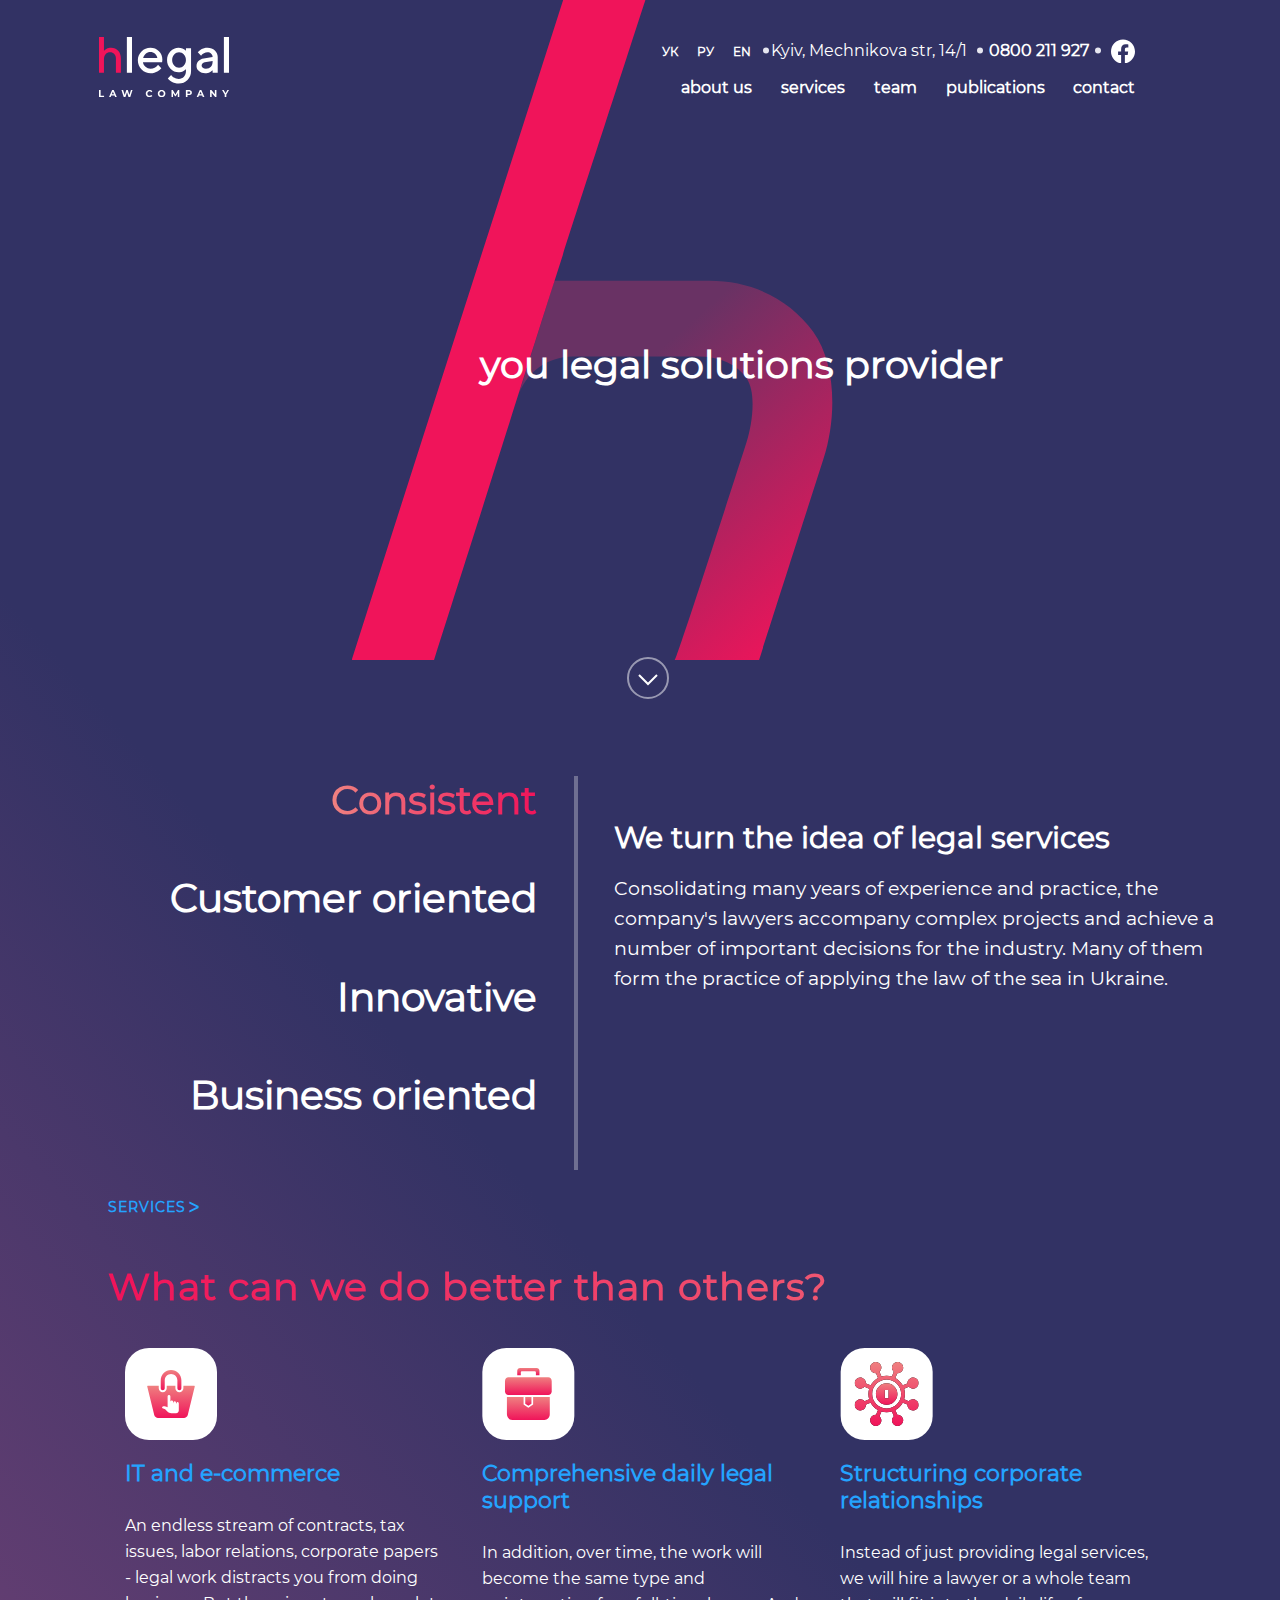
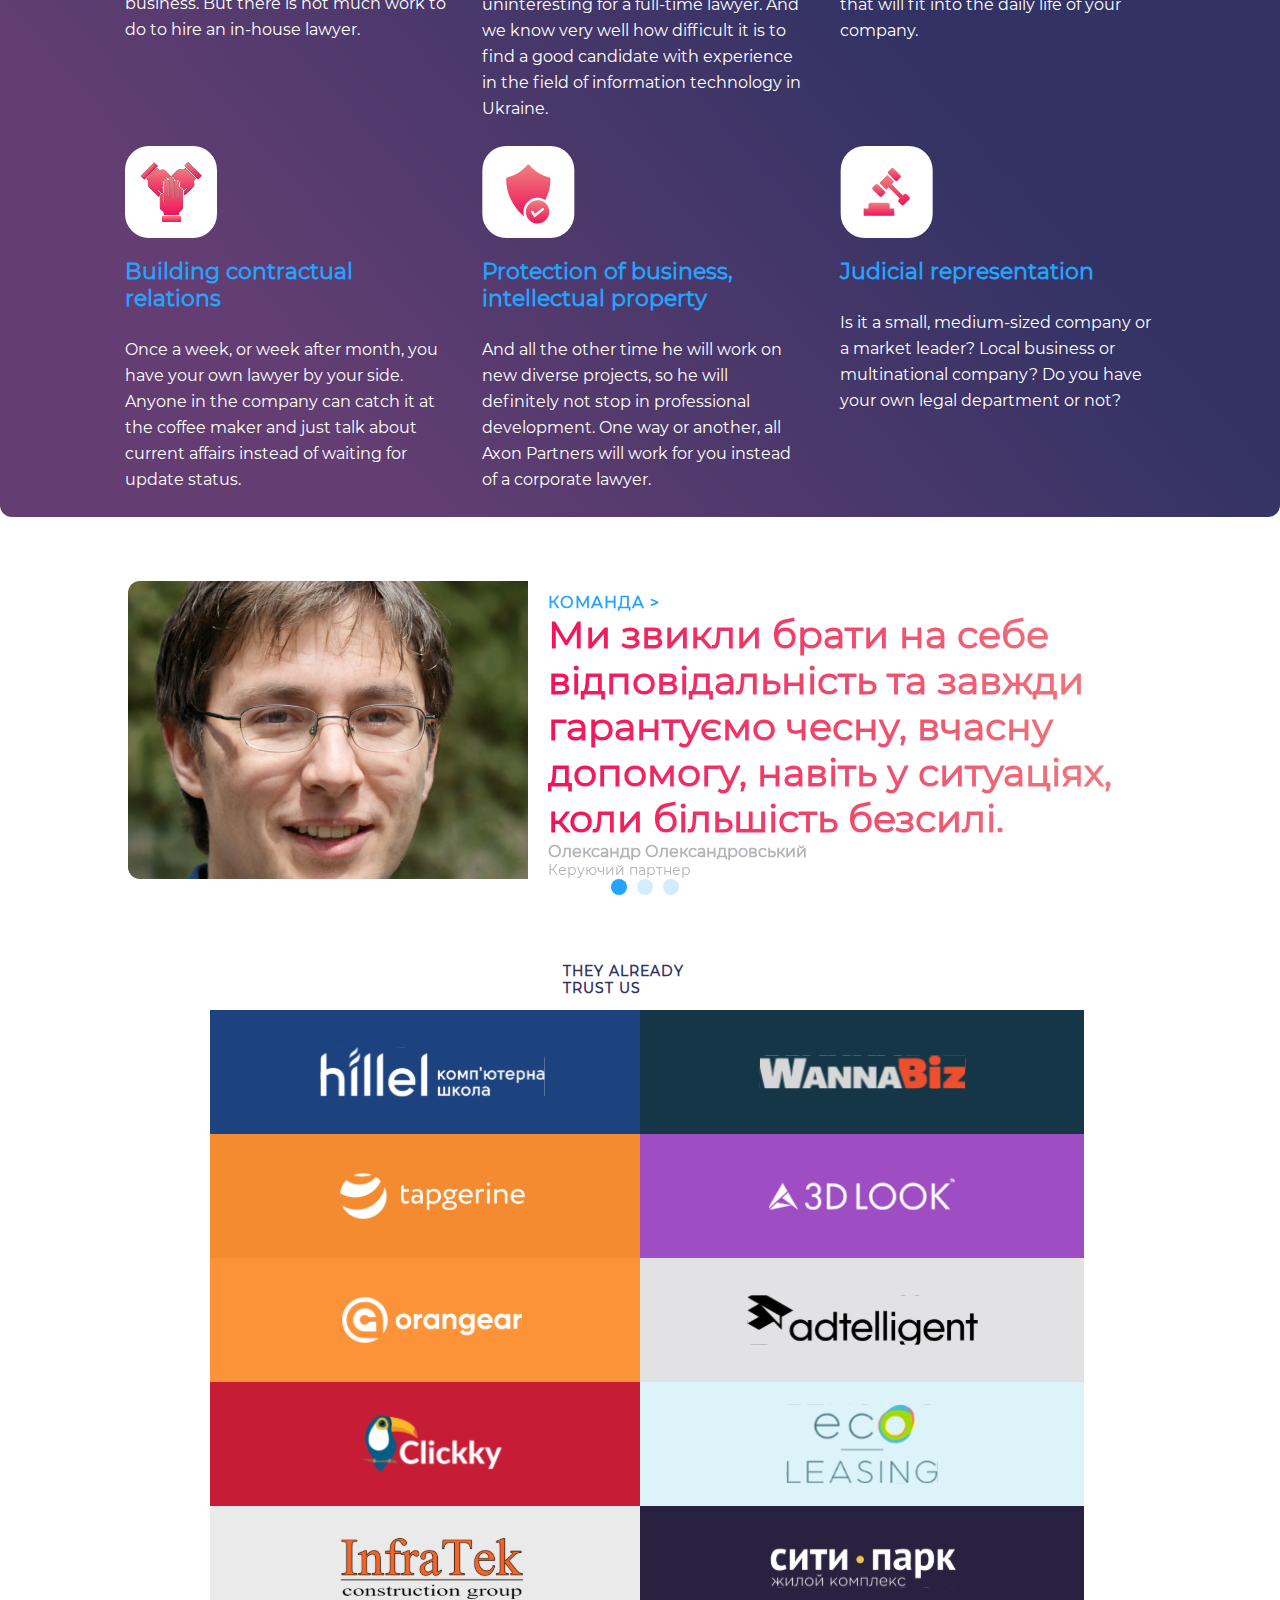
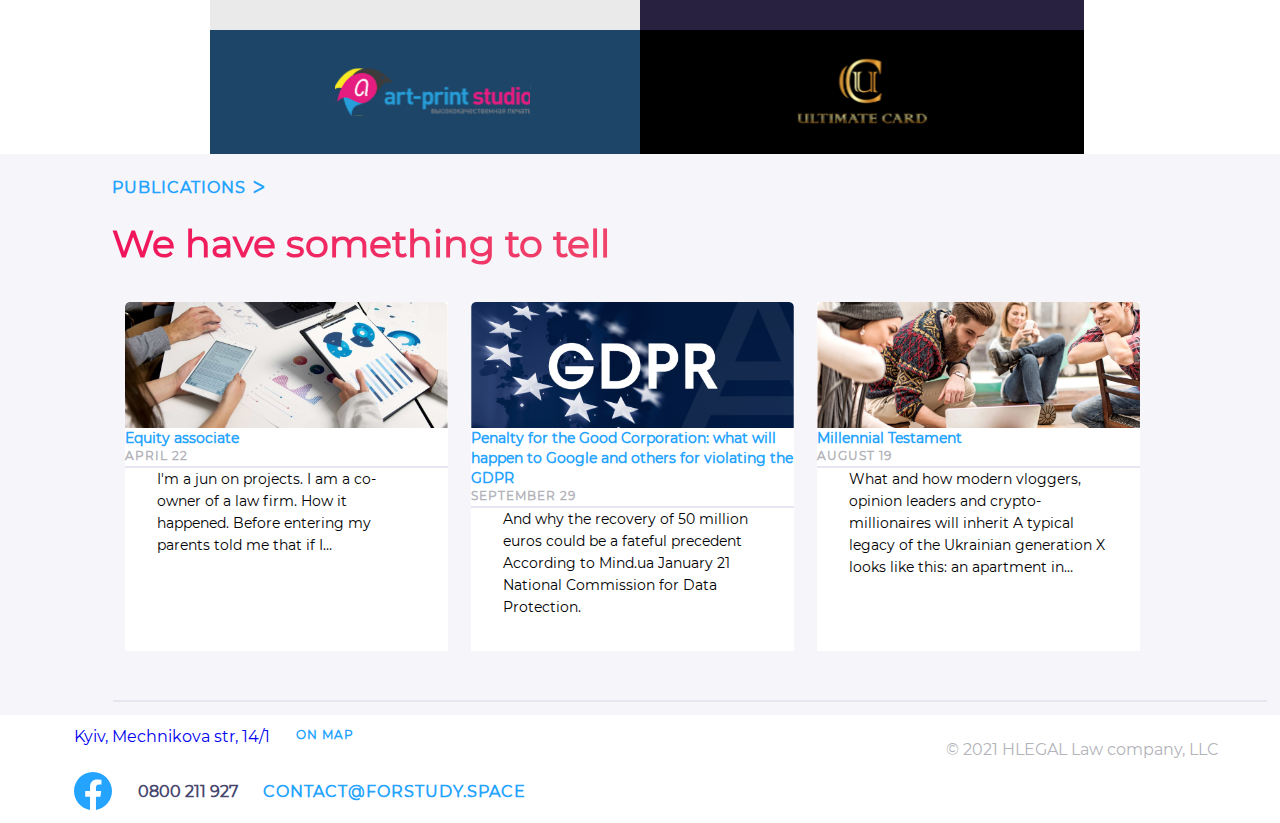
<file: index.html>
<!DOCTYPE html>
<html lang="en">

<head>
    <meta charset="UTF-8">
    <meta http-equiv="X-UA-Compatible" content="IE=edge">
    <meta name="viewport" content="width=device-width, initial-scale=1">
    <link rel="stylesheet" href="owl.carousel.min.css">
    <link rel="stylesheet" href="owl.theme.default.min.css">
    <link rel="stylesheet" href="css/reset.css">
    <link rel="stylesheet" href="css/style.css">
    <title>Home Page</title>
</head>

<body>

    <div class="container">
        <div class="wrapper">

            <div class="wrapper__body">
                <header class="header">
                    <a class="logo__link" href="index.html">
                    <img class="header__logo" src="imgs/logo.svg" alt="логотип">
                </a>

                    <div class="nav">
                        <div class="header__items">
                            <ul class="header__list">
                                <li class="header__item">
                                    <a href="#ua" class="header__link header__link--primary">ук</a>
                                </li>
                                <li class="header__item">
                                    <a href="#ru" class="header__link header__link--primary">ру</a>
                                </li>
                                <li class="header__item">
                                    <a href="#en" class="header__link header__link--primary">en </a>

                                </li>
                                <li class="header__item">
                                    <a href="https://goo.gl/maps/Sz3MzExeA3tsCW739"
                                        class="header__link header__link--secondary"><img class="header__icon"
                                            src="imgs/dotseparator.svg" alt="точка">Kyiv, Mechnikova str, 14/1</a>
                                </li>
                                <li class="header__item">
                                    <a href="tel:+380800211927" class="header__link header__link--tertiary">
                                        <img class="header__icon" src="imgs/dotseparator.svg" alt="точка">
                                        0800 211 927
                                        <img class="header__icon" src="imgs/dotseparator.svg" alt="точка">
                                    </a>
                                </li>
                                <li class="header__item">
                                    <a href="http://facebook.com" class="header__link header__link--facebook">

                                    </a>
                                </li>
                            </ul>
                        </div>



                        <ul class="nav__list">
                            <li class="nav__item">
                                <a href="#" class="nav__link">about us</a>
                            </li>
                            <li class="nav__item">
                                <a href="/pages/services.html" class="nav__link">services</a>

                            </li>
                            <li class="nav__item">
                                <a href="#" class="nav__link">team</a>
                            </li>
                            <li class="nav__item">
                                <a href="#" class="nav__link">publications</a>
                            </li>
                            <li class="nav__item">
                                <a href="#" class="nav__link">contact</a>
                            </li>
                        </ul>

                        <div id="header__burger" >
                            <img src="/icons/Hamburger.svg" alt="burger">
                        </div>


                        <div id="myModal" class="modal">


                            <div class="modal-content">

                                <div class="modal-body">
                                    <span class="close">&times;</span>
                                    <div class="modal__item">
                                        <a href="#">
                                            about us
                                        </a>
                                    </div>
                                    <div class="modal__item">
                                        <a href="#">
                                            послуги
                                        </a>
                                    </div>
                                    <div class="modal__item">
                                        <a href="#">
                                            команда
                                        </a>
                                    </div>
                                    <div class="modal__item">
                                        <a href="#">
                                            публікації
                                        </a>
                                    </div>
                                    <div class="modal__item">
                                        <a href="#">
                                            контакти
                                        </a>
                                    </div>
                                </div>

                            </div>

                        </div>
                </header>

                <h1 class="title">
                    you legal solutions provider
                </h1>
                <a class="center__btn" href="#down"> </a>

                <div class="content">

                    <ul class="column column--primary">
                        <li class="column__subtitle column__subtitle--active">
                            <a class="column__link" href="#">
                                Consistent
                            </a>
                        </li>


                        <li class="column__subtitle">
                            <a class="column__link" href="#">
                                Customer oriented
                            </a>
                        </li>


                        <li class="column__subtitle">
                            <a class="column__link" href="#">
                                Innovative
                            </a>
                        </li>


                        <li class="column__subtitle">
                            <a class="column__link" href="#">
                                Business oriented
                            </a>
                        </li>
                    </ul>

                    <div class="column column--secondary">
                        <a href="#">
                            <h2 class="column__subtitle column__subtitle--secondary">
                                We turn the idea of legal services
                            </h2>
                        </a>
                        <p class="column__text">
                            Consolidating many years of experience and practice, the company's lawyers accompany
                            complex projects and achieve a number of important decisions for the industry. Many of them
                            form the practice of applying the law of the sea in Ukraine.
                        </p>
                    </div>

                </div>

                <a href="/pages/services.html" class="content__link">
                    <p>Services</p>
                </a>
                <h2 class="content__subtitle">
                    What can we do better than others?
                </h2>
                <div class="content__bottom">
                    <div class="content__item">
                        <img src="icons/Icon.svg" alt="иконка корзина" class="content__img">
                        <h3 class="content__subtitle--secondary">
                            IT and e-commerce
                        </h3>
                        <p class="content__text">
                            An endless stream of contracts, tax issues,
                            labor relations, corporate papers - legal work
                            distracts you from doing business. But there is
                            not much work to do to hire an in-house lawyer.

                        </p>
                    </div>
                    <div class="content__item">
                        <img src="icons/Icon1.svg" alt="иконка рюкзак" class="content__img">
                        <h3 class="content__subtitle--secondary">
                            Comprehensive daily
                            legal support
                        </h3>
                        <p class="content__text">
                            In addition, over time,
                            the work will become the same
                            type and uninteresting for a full-time
                            lawyer. And we know very well how difficult
                            it is to find a good candidate with experience in
                            the field of information technology in Ukraine.

                        </p>
                    </div>
                    <div class="content__item">
                        <img src="icons/Icon2.svg" alt="иконка снежинка" class="content__img">
                        <h3 class="content__subtitle--secondary">
                            Structuring corporate relationships
                        </h3>
                        <p class="content__text">
                            Instead of just providing legal services,
                            we will hire a lawyer or a whole team that will
                            fit into the daily life of your company.

                        </p>
                    </div>
                    <div class="content__item">
                        <img src="icons/Icon3.svg" alt="иконка руки" class="content__img">
                        <h3 class="content__subtitle--secondary">
                            Building contractual relations
                        </h3>
                        <p class="content__text">
                            Once a week, or week after month,
                            you have your own lawyer by your side.
                            Anyone in the company can catch it at the coffee
                            maker and just talk about current affairs instead of waiting for update status.

                        </p>
                    </div>
                    <div class="content__item">
                        <img src="icons/Icon4.svg" alt="иконка щит" class="content__img">
                        <h3 class="content__subtitle--secondary">
                            Protection of business, intellectual property
                        </h3>
                        <p class="content__text">
                            And all the other time he will work on new diverse projects,
                            so he will definitely not stop in professional development.
                            One way or another, all Axon Partners will work for you instead of a corporate lawyer.

                        </p>
                    </div>
                    <div class="content__item">
                        <img src="icons/Icon5.svg" alt="иконка молоток" class="content__img">
                        <h3 class="content__subtitle--secondary">
                            Judicial representation
                        </h3>
                        <p class="content__text">
                            Is it a small, medium-sized company or a market leader?
                            Local business or multinational company? Do you have your
                            own legal department or not?

                        </p>
                    </div>


                </div>


            </div>
        </div>
        <div class="central__block">

            <div class="owl-carousel">

                <div class="central__items ">
                    <img class="central__img" src="imgs/image.png" alt="мужчина">
                    <div class="central__item">
                        <a class="central__link" href="#">
                            <h3>
                                команда >
                            </h3>
                        </a>
                        <p class="central__text">
                            Ми звикли брати на себе відповідальність та завжди гарантуємо чесну, вчасну допомогу,
                            навіть у ситуаціях, коли більшість безсилі.
                        </p>
                        <h4 class="central__subtitle">
                            Олександр Олександровський
                        </h4>
                        <h5 class="central__subtitle--secondary">
                            Керуючий партнер
                        </h5>
                    </div>
                </div>
                <div class="central__items ">
                    <img class="central__img" src="imgs/image.png" alt="мужчина">
                    <div class="central__item">
                        <a class="central__link" href="#">
                            <h3>
                                команда >
                            </h3>
                        </a>
                        <p class="central__text">
                            Ми звикли брати на себе відповідальність та завжди гарантуємо чесну, вчасну допомогу,
                            навіть у ситуаціях, коли більшість безсилі.
                        </p>
                        <h4 class="central__subtitle">
                            Олександр Олександровський
                        </h4>
                        <h5 class="central__subtitle--secondary">
                            Керуючий партнер
                        </h5>
                    </div>
                </div>
                <div class="central__items ">
                    <img class="central__img" src="imgs/image.png" alt="мужчина">
                    <div class="central__item">
                        <a class="central__link" href="#">
                            <h3>
                                команда >
                            </h3>
                        </a>
                        <p class="central__text">
                            Ми звикли брати на себе відповідальність та завжди гарантуємо чесну, вчасну допомогу,
                            навіть у ситуаціях, коли більшість безсилі.
                        </p>
                        <h4 class="central__subtitle">
                            Олександр Олександровський
                        </h4>
                        <h5 class="central__subtitle--secondary">
                            Керуючий партнер
                        </h5>
                    </div>
                </div>



            </div>




        </div>
        <div class="bottom__block">
            <h3 class="bottom__subtitle">
                They already trust us
            </h3>
            <div class="bottom__item">
                <a href="https://ithillel.ua/ua" class="bottom__link">
                    <img src="imgs/Item.svg" alt="иконка ithillel" class="bottom__img">
                </a>
                <a href="http://wannabiz.com.ua/" class="bottom__link">
                    <img src="imgs/Item-1.svg" alt=" иконка wannabiz" class="bottom__img">
                </a>
                <a href="http://www.tapgerine.com/" class="bottom__link">
                    <img src="imgs/Item-2.svg" alt=" иконка tapgerine" class="bottom__img">
                </a>
                <a href="https://3dlook.me/" class="bottom__link">
                    <img src="imgs/Item-3.svg" alt=" иконка 3dlook" class="bottom__img">
                </a>
                <a href="https://www.facebook.com/orangearcompany/" class="bottom__link">
                    <img src="imgs/Item-4.svg" alt="иконка orangear" class="bottom__img">
                </a>
                <a href="https://adtelligent.com/" class="bottom__link">
                    <img src="imgs/Item-5.svg" alt="иконка adtelligent" class="bottom__img">
                </a>
                <a href="https://clickky.biz/" class="bottom__link">
                    <img src="imgs/Item-6.svg" alt="иконка clickky" class="bottom__img">
                </a>
                <a href="https://www.instagram.com/ecoleasing/" class="bottom__link">
                    <img src="imgs/Item-7.svg" alt="иконка ecoleasing" class="bottom__img">
                </a>
                <a href="https://www.infratech.kz/" class="bottom__link">
                    <img src="imgs/Item-8.svg" alt="иконка infratech" class="bottom__img">
                </a>
                <a href="https://city-park.com.ua/" class="bottom__link">
                    <img src="imgs/Item-9.svg" alt="иконка city-park" class="bottom__img">
                </a>
                <a href="https://www.artprintstudio.com.ua/" class="bottom__link">
                    <img src="imgs/Item-10.svg" alt="иконка artprintstudio" class="bottom__img">
                </a>
                <a href="https://www.ultimatecartparts.com/" class="bottom__link">
                    <img src="imgs/Item-11.svg" alt="иконка ultimatecartparts" class="bottom__img">
                </a>
            </div>

        </div>

        <div class="section">
            <div class="section__item">
                <a href="" class="section__link">
                    <h3 class="section__subtitle--primary">
                        Publications
                    </h3>
                </a>
                <p class="section__text">
                    We have something to tell
                </p>
            </div>
            <div class="section__column">

                <div class="section__column--inner">
                    <img src="imgs/Cover.png" alt="фото планшетов" class="section__img">
                    <h4 class="section__subtitle--secondary">
                        Equity associate
                    </h4>
                    <h5 class="section__subtitle--tertiary">
                        April 22
                    </h5>
                    <p>
                        I'm a jun on projects. I am a co-owner of a law firm.
                        How it happened. Before entering my parents told me that if I…
                    </p>
                </div>
                <div class="section__column--inner">
                    <img src="imgs/Cover-1.png" alt="Gdpr" class="section__img">
                    <h4 class="section__subtitle--secondary">
                        Penalty for the Good Corporation: what will happen to Google and others for violating the GDPR
                    </h4>
                    <h5 class="section__subtitle--tertiary">
                        September 29
                    </h5>
                    <p>
                        And why the recovery of 50 million euros could be a
                        fateful precedent According to Mind.ua January 21 National
                        Commission for Data Protection.
                    </p>
                </div>
                <div class="section__column--inner">
                    <img src="imgs/Cover-2.png" alt="люди" class="section__img">
                    <h4 class="section__subtitle--secondary">
                        Millennial Testament
                    </h4>
                    <h5 class="section__subtitle--tertiary">
                        August 19
                    </h5>
                    <p>
                        What and how modern vloggers, opinion leaders and crypto-millionaires will inherit A typical
                        legacy of the Ukrainian generation X looks like this: an apartment in…
                    </p>
                </div>
            </div>
        </div>
        <footer class="footer">
            <div class="footer__block">
                <div class="footer__items">
                    <ul class="footer__list">
                        <li class="foooter__item">
                            <a class="footer__link" href="https://goo.gl/maps/Sz3MzExeA3tsCW739">
                                Kyiv, Mechnikova str, 14/1
                            </a>
                        </li>
                        <li class="foooter__item">
                            <p class="footer__subtitle">
                                On map
                            </p>
                        </li>
                    </ul>
                </div>
                <div class="footer__items--primary">
                    <ul class="footer__list--primary">
                        <li class="foooter__item--primary">
                            <a class="footer__link--primary" href="http://facebook.com">
                            </a>
                        </li>
                        <li class="foooter__item--primary">
                            <a class="footer__number" href="tel:+380800211927">
                                0800 211 927
                            </a>
                        </li>
                        <li class="foooter__item--primary">
                            <a class="footer__mail" href="mailto:contact@forstudy.space">
                                contact@forstudy.space
                            </a>
                        </li>
                    </ul>

                </div>
            </div>
            <p id="down"></p>
            <p class="footer__copiraiting">
                © 2021 HLEGAL Law company, LLC
            </p>
        </footer>



    </div>
    <script src="/js/main.js"></script>
    <script src="https://code.jquery.com/jquery-3.6.0.min.js"
        integrity="sha256-/xUj+3OJU5yExlq6GSYGSHk7tPXikynS7ogEvDej/m4=" crossorigin="anonymous">
    </script>
    <script src="owl.carousel.min.js"></script>
    <script>
        $(document).ready(function () {
            $(".owl-carousel").owlCarousel({
                items: 1,
                margin: 50,
                dotsEach: true,
                loop: true,
            });
        });
    </script>
</body>

</html>
</file>
<file: css/style.css>
@charset "UTF-8";
.container .wrapper .content .column__subtitle--active {
  background-image: linear-gradient(90.13deg, #EF8080 0.84%, #F0145A 99.96%);
  background-clip: text;
  -webkit-background-clip: text;
  -webkit-text-fill-color: transparent;
}

.container .wrapper .content__subtitle, .container .central__block .central__text, .container .section .section__text {
  background: linear-gradient(90.13deg, #F0145A 0.84%, #EF8080 99.96%);
  background-clip: text;
  -webkit-background-clip: text;
  -webkit-text-fill-color: transparent;
}

.container .central__block .central__link, .container .bottom__block .bottom__subtitle, .container .section .section__link, .container .footer .footer__mail {
  text-transform: uppercase;
  letter-spacing: 1px;
  font-weight: bold;
}

.container .section .section__subtitle--tertiary, .container .footer .footer__subtitle {
  font-weight: bold;
  font-size: 12px;
  line-height: 15px;
  letter-spacing: 1px;
  text-transform: uppercase;
}

@font-face {
  font-family: "Montserrat";
  src: url(../fonts/Montserrat.ttf);
}

body {
  font-family: "Montserrat";
}

.container .wrapper {
  background: linear-gradient(228.57deg, #323264 11.93%, #323264 57.17%, #643E72 87.46%);
  border-radius: 0px 0px 12px 12px;
  font-family: "Montserrat";
  color: #FFFFFF;
  /****************************************SERVICES*****************************************************/
}

.container .wrapper a {
  color: #FFFFFF;
}

.container .wrapper .header {
  display: -webkit-box;
  display: -ms-flexbox;
  display: flex;
  -webkit-box-pack: justify;
      -ms-flex-pack: justify;
          justify-content: space-between;
}

.container .wrapper .header .logo__link {
  display: -webkit-box;
  display: -ms-flexbox;
  display: flex;
  -webkit-box-align: end;
      -ms-flex-align: end;
          align-items: flex-end;
}

.container .wrapper .header .header__logo {
  width: 100%;
  margin-left: 76%;
  padding-top: 26.2%;
  z-index: 5;
}

.container .wrapper .header .header__list {
  display: -webkit-box;
  display: -ms-flexbox;
  display: flex;
  -webkit-box-align: center;
      -ms-flex-align: center;
          align-items: center;
  margin-right: 145px;
  padding-bottom: 15px;
}

.container .wrapper .header .header__item {
  margin-top: 8%;
  margin-left: 1px;
}

.container .wrapper .header .header__link--primary {
  font-size: .75rem;
  font-weight: 700;
  text-transform: uppercase;
  line-height: 14.63px;
  padding: 9px;
}

.container .wrapper .header .header__link--primary:hover {
  background: #F0145A;
  border-radius: 8px;
}

.container .wrapper .header .header__link--secondary {
  font-weight: 400;
  line-height: 19.5px;
}

.container .wrapper .header .header__link--tertiary {
  font-size: 1rem;
  font-weight: 700;
  line-height: 14.63px;
  padding: 7px;
}

.container .wrapper .header .header__link--facebook {
  display: block;
  width: 24px;
  height: 24px;
  background-image: url(../icons/Vectorfacebook.svg);
}

.container .wrapper .header .header__link--facebook:hover {
  display: block;
  width: 24px;
  height: 24px;
  background-image: url(../icons/Vectorfacebookhov.svg);
}

.container .wrapper .header .header__icon {
  padding: 2px;
}

.container .wrapper .header .nav #header__burger {
  display: none;
  width: 32px;
  height: 32px;
}

.container .wrapper .header .nav .modal {
  display: none;
  position: absolute;
  z-index: 1;
  padding-top: 100px;
  left: 0;
  top: 0;
  width: 100%;
  height: 100%;
  background-color: black;
  background-color: rgba(0, 0, 0, 0.4);
}

.container .wrapper .header .nav .modal-content {
  background-color: #ffffff;
  margin: auto;
  padding: 0;
  width: 50%;
  -webkit-box-shadow: 0 4px 8px 0 rgba(0, 0, 0, 0.2), 0 6px 20px 0 rgba(0, 0, 0, 0.19);
          box-shadow: 0 4px 8px 0 rgba(0, 0, 0, 0.2), 0 6px 20px 0 rgba(0, 0, 0, 0.19);
  -webkit-animation-name: animatetop;
  -webkit-animation-duration: 0.4s;
  animation-name: animatetop;
  -webkit-animation-duration: 1s;
          animation-duration: 1s;
}

@-webkit-keyframes animatetop {
  from {
    top: -300px;
    opacity: 0;
  }
  to {
    top: 0;
    opacity: 1;
  }
}

@keyframes animatetop {
  from {
    opacity: 0;
  }
  to {
    opacity: 1;
  }
}

.container .wrapper .header .nav .modal__item {
  font-size: 1.5rem;
  line-height: 1.8125rem;
  text-align: center;
  font-weight: bold;
  border-radius: 12px;
  margin: 3%;
  padding: 2%;
  background-color: #F5F5FA;
}

.container .wrapper .header .nav .modal__item a {
  color: #24A3FF;
}

.container .wrapper .header .nav .modal__item a:hover {
  color: #f0145a;
}

.container .wrapper .header .nav .close {
  position: relative;
  left: 90%;
  color: #EC6F5D;
  font-size: 64px;
  -webkit-transition: 1s all;
  transition: 1s all;
}

.container .wrapper .header .nav .close:hover,
.container .wrapper .header .nav .close:focus {
  color: #0f0e0e;
  cursor: pointer;
}

.container .wrapper .header .nav .modal-body {
  padding: 2px 16px;
}

.container .wrapper .header .nav .nav__list {
  display: -webkit-box;
  display: -ms-flexbox;
  display: flex;
}

.container .wrapper .header .nav .nav__link {
  font-weight: 700;
  padding-bottom: 3px;
}

.container .wrapper .header .nav .nav__link:hover {
  border-bottom: 2px solid #ffffff;
  font-weight: 700;
}

.container .wrapper .header .nav .nav__item {
  margin-left: 4.6%;
}

.container .wrapper .wrapper__body {
  background-image: url(../imgs/symbol.svg);
  background-repeat: no-repeat;
  background-position: top;
  background-size: 45%;
  height: inherit;
}

.container .wrapper .title {
  font-size: 2.375rem;
  width: 41.7%;
  font-weight: 700;
  padding-top: 19.1%;
  margin-left: 37.5%;
}

.container .wrapper .center__btn {
  background-image: url(../icons/btncenter.svg);
  display: block;
  width: 42px;
  height: 42px;
  margin-top: 21%;
  margin-left: 49%;
}

.container .wrapper .center__btn:hover {
  background-image: url(../icons/btnhov.svg);
  display: block;
  width: 42px;
  height: 42px;
  margin-top: 21%;
  margin-left: 49%;
}

.container .wrapper .content {
  display: -webkit-box;
  display: -ms-flexbox;
  display: flex;
  width: 95%;
  margin: 0 auto;
  padding-top: 6%;
  -webkit-box-pack: center;
      -ms-flex-pack: center;
          justify-content: center;
}

.container .wrapper .content .column--primary {
  display: -webkit-box;
  display: -ms-flexbox;
  display: flex;
  width: 29%;
  padding-right: 3%;
  -webkit-box-orient: vertical;
  -webkit-box-direction: normal;
      -ms-flex-direction: column;
          flex-direction: column;
  -webkit-box-align: end;
      -ms-flex-align: end;
          align-items: flex-end;
}

.container .wrapper .content .column--secondary {
  width: 56%;
  padding-left: 3%;
  border-left: 4px solid rgba(255, 255, 255, 0.3);
}

.container .wrapper .content .column__subtitle {
  font-size: 2.4375rem;
  font-weight: 700;
  line-height: 3rem;
  padding-bottom: 10%;
}

.container .wrapper .content .column__link:hover {
  color: #f0145a;
}

.container .wrapper .content .column__subtitle--secondary {
  font-size: 1.875rem;
  margin-top: 6%;
  padding-bottom: 2%;
}

.container .wrapper .content .column__text {
  font-size: 1.1875rem;
  line-height: 30px;
}

.container .wrapper .content__link {
  display: block;
  font-size: .875rem;
  color: #24A3FF;
  font-weight: 700;
  line-height: 17px;
  letter-spacing: 1px;
  text-transform: uppercase;
  margin-top: 2.3%;
  margin-left: 8.4%;
}

.container .wrapper .content__link:hover {
  color: #f0145a;
}

.container .wrapper .content__link p::after {
  content: "ᐳ";
  padding: 3px;
}

.container .wrapper .content__subtitle {
  font-size: 2.375rem;
  font-weight: bold;
  letter-spacing: 1px;
  line-height: 46px;
  padding-top: 3.7%;
  margin-left: 8.4%;
}

.container .wrapper .content__bottom {
  display: -webkit-box;
  display: -ms-flexbox;
  display: flex;
  -ms-flex-wrap: wrap;
      flex-wrap: wrap;
  padding-left: 7%;
  margin-top: 3%;
  -webkit-box-pack: start;
      -ms-flex-pack: start;
          justify-content: flex-start;
}

.container .wrapper .content__item {
  width: 30%;
  padding-bottom: 2%;
  padding-left: 3%;
}

.container .wrapper .content__img {
  padding-bottom: 5%;
}

.container .wrapper .content__subtitle--secondary {
  color: #24A3FF;
  font-size: 1.375rem;
  line-height: 1.6875rem;
  padding-bottom: 8%;
  font-weight: bold;
  cursor: default;
}

.container .wrapper .content__text {
  line-height: 26px;
}

.container .wrapper .service__logo {
  display: -webkit-box;
  display: -ms-flexbox;
  display: flex;
  right: 21%;
  margin-left: 1%;
  padding-top: 2%;
  -webkit-box-align: center;
      -ms-flex-align: center;
          align-items: center;
}

@media screen and (max-width: 1920px) {
  .container .wrapper .wrapper .wrapper__body .content .column--primary {
    width: 30%;
  }
}

@media screen and (max-width: 1440px) {
  .container .wrapper .wrapper .wrapper__body .content .column--primary {
    width: 34%;
  }
}

@media screen and (max-width: 1280px) {
  .container .wrapper .wrapper .wrapper__body .content .column--primary {
    width: 45%;
  }
}

@media screen and (max-width: 1024px) {
  .container .wrapper .wrapper .wrapper__body .content .column--primary {
    width: 49%;
  }
}

@media screen and (max-width: 960px) {
  .container .wrapper .wrapper .wrapper__body .content .column--primary {
    width: 70%;
  }
}

@media screen and (max-width: 840px) {
  .container .wrapper .wrapper .wrapper__body .header .header__list {
    margin-right: 15px;
  }
  .container .wrapper .wrapper .wrapper__body .content {
    margin: 0 auto;
    padding-top: 6%;
    -webkit-box-orient: vertical;
    -webkit-box-direction: normal;
        -ms-flex-direction: column;
            flex-direction: column;
    -webkit-box-align: start;
        -ms-flex-align: start;
            align-items: flex-start;
  }
  .container .wrapper .wrapper .wrapper__body .content .column--primary {
    display: -webkit-box;
    display: -ms-flexbox;
    display: flex;
    width: 204%;
    -webkit-box-orient: horizontal;
    -webkit-box-direction: normal;
        -ms-flex-direction: row;
            flex-direction: row;
    -webkit-box-align: center;
        -ms-flex-align: center;
            align-items: center;
  }
  .container .wrapper .wrapper .wrapper__body .content .column--secondary {
    width: 90%;
    display: -webkit-box;
    display: -ms-flexbox;
    display: flex;
    padding-bottom: 4%;
    border-top: 4px solid rgba(255, 255, 255, 0.3);
    border-left: none;
    -webkit-box-orient: vertical;
    -webkit-box-direction: normal;
        -ms-flex-direction: column;
            flex-direction: column;
    -webkit-box-align: center;
        -ms-flex-align: center;
            align-items: center;
  }
  .container .wrapper .wrapper .wrapper__body .content .column__subtitle {
    width: 100%;
  }
}

@media screen and (max-width: 767px) {
  .container .wrapper .wrapper .wrapper__body .header .header__link {
    font-size: .5rem;
  }
  .container .wrapper .wrapper .wrapper__body .header .nav .nav__list {
    display: none;
  }
  .container .wrapper .wrapper .wrapper__body .header .nav #header__burger {
    display: block;
    position: relative;
    left: 67%;
  }
  .container .wrapper .wrapper .wrapper__body .header .header__link--facebook,
  .container .wrapper .wrapper .wrapper__body .header .header__link--secondary,
  .container .wrapper .wrapper .wrapper__body .header .header__icon {
    display: none;
  }
  .container .wrapper .wrapper .wrapper__body .header .header__list {
    margin-left: 60px;
  }
  .container .wrapper .wrapper .wrapper__body .header .header__logo {
    width: 40%;
  }
  .container .wrapper .wrapper .wrapper__body {
    background-size: 97%;
  }
  .container .wrapper .wrapper .wrapper__body .content__bottom {
    display: -webkit-box;
    display: -ms-flexbox;
    display: flex;
    -webkit-box-orient: vertical;
    -webkit-box-direction: normal;
        -ms-flex-direction: column;
            flex-direction: column;
    -webkit-box-align: center;
        -ms-flex-align: center;
            align-items: center;
    margin-top: 8%;
  }
  .container .wrapper .wrapper .wrapper__body .content__item {
    width: 80%;
    padding-bottom: 10%;
  }
  .container .wrapper .wrapper .wrapper__body .content__subtitle {
    font-size: 1.5rem;
  }
  .container .wrapper .wrapper .wrapper__body .owl-carousel .central__block .central__items {
    display: -webkit-box;
    display: -ms-flexbox;
    display: flex;
    -webkit-box-align: end;
        -ms-flex-align: end;
            align-items: flex-end;
    -webkit-box-orient: vertical;
    -webkit-box-direction: normal;
        -ms-flex-direction: column;
            flex-direction: column;
  }
  .container .wrapper .section .section__column {
    display: -webkit-box;
    display: -ms-flexbox;
    display: flex;
    -webkit-box-orient: vertical;
    -webkit-box-direction: normal;
        -ms-flex-direction: column;
            flex-direction: column;
    width: -webkit-max-content;
    width: -moz-max-content;
    width: max-content;
    flex-direction: column;
  }
  .container .wrapper .central__block .central__items {
    display: -webkit-box;
    display: -ms-flexbox;
    display: flex;
    -webkit-box-orient: vertical;
    -webkit-box-direction: reverse;
        -ms-flex-direction: column-reverse;
            flex-direction: column-reverse;
  }
  .container .wrapper .footer {
    -webkit-box-orient: vertical;
    -webkit-box-direction: normal;
        -ms-flex-direction: column;
            flex-direction: column;
    -webkit-box-align: center;
        -ms-flex-align: center;
            align-items: center;
  }
  .container .wrapper .footer .footer__list--primary,
  .container .wrapper .footer .footer__list {
    -webkit-box-orient: vertical;
    -webkit-box-direction: normal;
        -ms-flex-direction: column;
            flex-direction: column;
    -webkit-box-align: center;
        -ms-flex-align: center;
            align-items: center;
  }
  .container .wrapper .footer .footer__copiraiting {
    font-size: .8rem;
  }
  .container .wrapper .footer .foooter__item--primary {
    padding: 2%;
    font-size: .7rem;
    margin: 0 auto;
  }
}

@media screen and (max-width: 600px) {
  .container .wrapper .wrapper .header .header__icon {
    display: none;
  }
  .container .wrapper .wrapper .header .header__item {
    font-size: .7rem;
  }
}

@media screen and (max-width: 375px) {
  .container .wrapper .wrapper .wrapper__body .header .header__list {
    margin: 0;
  }
  .container .wrapper .wrapper .wrapper__body .header .header__logo {
    width: 100%;
    margin-left: 20%;
  }
  .container .wrapper .wrapper .wrapper__body .section .section__column {
    display: -webkit-box;
    display: -ms-flexbox;
    display: flex;
    -webkit-box-orient: vertical;
    -webkit-box-direction: normal;
        -ms-flex-direction: column;
            flex-direction: column;
    width: -webkit-max-content;
    width: -moz-max-content;
    width: max-content;
  }
}

.container .wrapper .logo__title {
  font-size: 3rem;
  color: #f0145a;
  font-weight: bolder;
}

.container .wrapper .logo__subtitle {
  font-size: 2.25rem;
}

.container .wrapper .center__block {
  display: -webkit-box;
  display: -ms-flexbox;
  display: flex;
  -webkit-box-pack: center;
      -ms-flex-pack: center;
          justify-content: center;
}

.container .wrapper .center__img {
  margin-top: 4%;
}

.container .central__block {
  margin-top: 5%;
}

.container .central__block .central__items {
  display: -webkit-box;
  display: -ms-flexbox;
  display: flex;
  -webkit-box-align: end;
      -ms-flex-align: end;
          align-items: flex-end;
}

.container .central__block .central__item {
  padding-left: 2%;
}

.container .central__block .central__link {
  color: #24A3FF;
}

.container .central__block .central__subtitle {
  color: #B3B3BA;
  font-weight: bold;
}

.container .central__block .central__subtitle--secondary {
  font-size: .875rem;
  color: #B3B3BA;
}

.container .central__block .central__text {
  font-weight: bold;
  font-size: 38px;
  line-height: 46px;
}

.container .central__block .owl-carousel {
  width: 80%;
  margin: 0 auto;
}

.container .central__block .owl-dot.active {
  opacity: 1;
}

.container .central__block .owl-dots {
  text-align: center;
}

.container .bottom__block {
  margin-top: 5%;
}

.container .bottom__block .bottom__subtitle {
  color: #323264;
  font-size: .875rem;
  line-height: 17px;
  width: 12%;
  margin: 1% auto;
}

.container .bottom__block .bottom__item {
  display: -webkit-box;
  display: -ms-flexbox;
  display: flex;
  -ms-flex-wrap: wrap;
      flex-wrap: wrap;
  -webkit-box-pack: center;
      -ms-flex-pack: center;
          justify-content: center;
}

.container .bottom__block .bottom__link {
  display: block;
}

.container .bottom__block .bottom__img {
  height: 100%;
}

.container .section {
  background-color: #F5F5FA;
  padding: 1%;
}

.container .section .section__item {
  margin-left: 7%;
  margin-bottom: 1%;
}

.container .section .section__link {
  color: #24A3FF;
}

.container .section .section__link h3::after {
  content: "ᐳ";
  padding: 2px;
}

.container .section .section__subtitle--primary {
  padding: 1%;
}

.container .section .section__text {
  font-size: 38px;
  line-height: 46px;
  font-weight: bold;
  padding: 1%;
}

.container .section .section__column {
  display: -webkit-box;
  display: -ms-flexbox;
  display: flex;
  margin-left: 8%;
  padding-bottom: 3%;
  border-bottom: 2px solid #E6E6F0;
}

.container .section .section__subtitle--secondary {
  color: #24A3FF;
  line-height: 20px;
  font-weight: bold;
}

.container .section .section__subtitle--tertiary {
  color: #B3B3BA;
  padding-bottom: 1%;
  border-bottom: 2px solid #E6E6F0;
}

.container .section .section__column--inner {
  display: -webkit-box;
  display: -ms-flexbox;
  display: flex;
  -webkit-box-orient: vertical;
  -webkit-box-direction: normal;
      -ms-flex-direction: column;
          flex-direction: column;
  width: 28%;
  background-color: #FFFFFF;
  font-size: .875rem;
  line-height: 22px;
  margin: 1%;
}

.container .section .section__column--inner p {
  width: 80%;
  margin: 0 auto;
  padding-bottom: 10%;
}

.container .footer {
  display: -webkit-box;
  display: -ms-flexbox;
  display: flex;
  -ms-flex-pack: distribute;
      justify-content: space-around;
}

.container .footer .footer__block {
  width: 50%;
}

.container .footer .footer__list {
  display: -webkit-box;
  display: -ms-flexbox;
  display: flex;
}

.container .footer .foooter__item,
.container .footer .foooter__item--primary {
  padding: 2%;
}

.container .footer .footer__subtitle {
  color: #24A3FF;
}

.container .footer .footer__link--primary {
  display: block;
  background: url(../icons/Vectorfb.svg);
  width: 38px;
  height: 38px;
}

.container .footer .footer__list--primary {
  display: -webkit-box;
  display: -ms-flexbox;
  display: flex;
  -webkit-box-align: center;
      -ms-flex-align: center;
          align-items: center;
}

.container .footer .footer__link--primary:hover {
  background: url(../icons/Vectorfbhov.svg);
}

.container .footer .footer__number {
  color: #46466E;
  font-weight: 700;
}

.container .footer .footer__mail {
  color: #24A3FF;
}

.container .footer .footer__mail:hover {
  color: #F0145A;
}

.container .footer .footer__copiraiting {
  color: #B3B3BA;
  padding-top: 2%;
}

@media screen and (max-width: 1920px) {
  .container .wrapper .wrapper__body .content .column--primary {
    width: 30%;
  }
}

@media screen and (max-width: 1440px) {
  .container .wrapper .wrapper__body .content .column--primary {
    width: 34%;
  }
}

@media screen and (max-width: 1280px) {
  .container .wrapper .wrapper__body .content .column--primary {
    width: 45%;
  }
}

@media screen and (max-width: 1024px) {
  .container .wrapper .wrapper__body .content .column--primary {
    width: 49%;
  }
}

@media screen and (max-width: 960px) {
  .container .wrapper .wrapper__body .content .column--primary {
    width: 70%;
  }
}

@media screen and (max-width: 840px) {
  .container .wrapper .wrapper__body .header .header__list {
    margin-right: 15px;
  }
  .container .wrapper .wrapper__body .content {
    margin: 0 auto;
    padding-top: 6%;
    -webkit-box-orient: vertical;
    -webkit-box-direction: normal;
        -ms-flex-direction: column;
            flex-direction: column;
    -webkit-box-align: start;
        -ms-flex-align: start;
            align-items: flex-start;
  }
  .container .wrapper .wrapper__body .content .column--primary {
    display: -webkit-box;
    display: -ms-flexbox;
    display: flex;
    width: 204%;
    -webkit-box-orient: horizontal;
    -webkit-box-direction: normal;
        -ms-flex-direction: row;
            flex-direction: row;
    -webkit-box-align: center;
        -ms-flex-align: center;
            align-items: center;
  }
  .container .wrapper .wrapper__body .content .column--secondary {
    width: 90%;
    display: -webkit-box;
    display: -ms-flexbox;
    display: flex;
    padding-bottom: 4%;
    border-top: 4px solid rgba(255, 255, 255, 0.3);
    border-left: none;
    -webkit-box-orient: vertical;
    -webkit-box-direction: normal;
        -ms-flex-direction: column;
            flex-direction: column;
    -webkit-box-align: center;
        -ms-flex-align: center;
            align-items: center;
  }
  .container .wrapper .wrapper__body .content .column__subtitle {
    width: 100%;
  }
}

@media screen and (max-width: 767px) {
  .container .wrapper .wrapper__body .header .header__link {
    font-size: .5rem;
  }
  .container .wrapper .wrapper__body .header .nav .nav__list {
    display: none;
  }
  .container .wrapper .wrapper__body .header .nav #header__burger {
    display: block;
    position: relative;
    left: 67%;
  }
  .container .wrapper .wrapper__body .header .header__link--facebook,
  .container .wrapper .wrapper__body .header .header__link--secondary,
  .container .wrapper .wrapper__body .header .header__icon {
    display: none;
  }
  .container .wrapper .wrapper__body .header .header__list {
    margin-left: 60px;
  }
  .container .wrapper .wrapper__body .header .header__logo {
    width: 40%;
  }
  .container .wrapper .wrapper__body {
    background-size: 97%;
  }
  .container .wrapper .wrapper__body .content__bottom {
    display: -webkit-box;
    display: -ms-flexbox;
    display: flex;
    -webkit-box-orient: vertical;
    -webkit-box-direction: normal;
        -ms-flex-direction: column;
            flex-direction: column;
    -webkit-box-align: center;
        -ms-flex-align: center;
            align-items: center;
    margin-top: 8%;
  }
  .container .wrapper .wrapper__body .content__item {
    width: 80%;
    padding-bottom: 10%;
  }
  .container .wrapper .wrapper__body .content__subtitle {
    font-size: 1.5rem;
  }
  .container .wrapper .wrapper__body .owl-carousel .central__block .central__items {
    display: -webkit-box;
    display: -ms-flexbox;
    display: flex;
    -webkit-box-align: end;
        -ms-flex-align: end;
            align-items: flex-end;
    -webkit-box-orient: vertical;
    -webkit-box-direction: normal;
        -ms-flex-direction: column;
            flex-direction: column;
  }
  .container .section .section__column {
    display: -webkit-box;
    display: -ms-flexbox;
    display: flex;
    -webkit-box-orient: vertical;
    -webkit-box-direction: normal;
        -ms-flex-direction: column;
            flex-direction: column;
    width: -webkit-max-content;
    width: -moz-max-content;
    width: max-content;
    flex-direction: column;
  }
  .container .central__block .central__items {
    display: -webkit-box;
    display: -ms-flexbox;
    display: flex;
    -webkit-box-orient: vertical;
    -webkit-box-direction: reverse;
        -ms-flex-direction: column-reverse;
            flex-direction: column-reverse;
  }
  .container .footer {
    -webkit-box-orient: vertical;
    -webkit-box-direction: normal;
        -ms-flex-direction: column;
            flex-direction: column;
    -webkit-box-align: center;
        -ms-flex-align: center;
            align-items: center;
  }
  .container .footer .footer__list--primary,
  .container .footer .footer__list {
    -webkit-box-orient: vertical;
    -webkit-box-direction: normal;
        -ms-flex-direction: column;
            flex-direction: column;
    -webkit-box-align: center;
        -ms-flex-align: center;
            align-items: center;
  }
  .container .footer .footer__copiraiting {
    font-size: .8rem;
  }
  .container .footer .foooter__item--primary {
    padding: 2%;
    font-size: .7rem;
    margin: 0 auto;
  }
}

@media screen and (max-width: 600px) {
  .container .wrapper .header .header__icon {
    display: none;
  }
  .container .wrapper .header .header__item {
    font-size: .7rem;
  }
}

@media screen and (max-width: 375px) {
  .container .wrapper .wrapper__body .header .header__list {
    margin: 0;
  }
  .container .wrapper .wrapper__body .header .header__logo {
    width: 100%;
    margin-left: 20%;
  }
  .container .wrapper .wrapper__body .section .section__column {
    display: -webkit-box;
    display: -ms-flexbox;
    display: flex;
    -webkit-box-orient: vertical;
    -webkit-box-direction: normal;
        -ms-flex-direction: column;
            flex-direction: column;
    width: -webkit-max-content;
    width: -moz-max-content;
    width: max-content;
  }
}
/*# sourceMappingURL=style.css.map */
</file>
